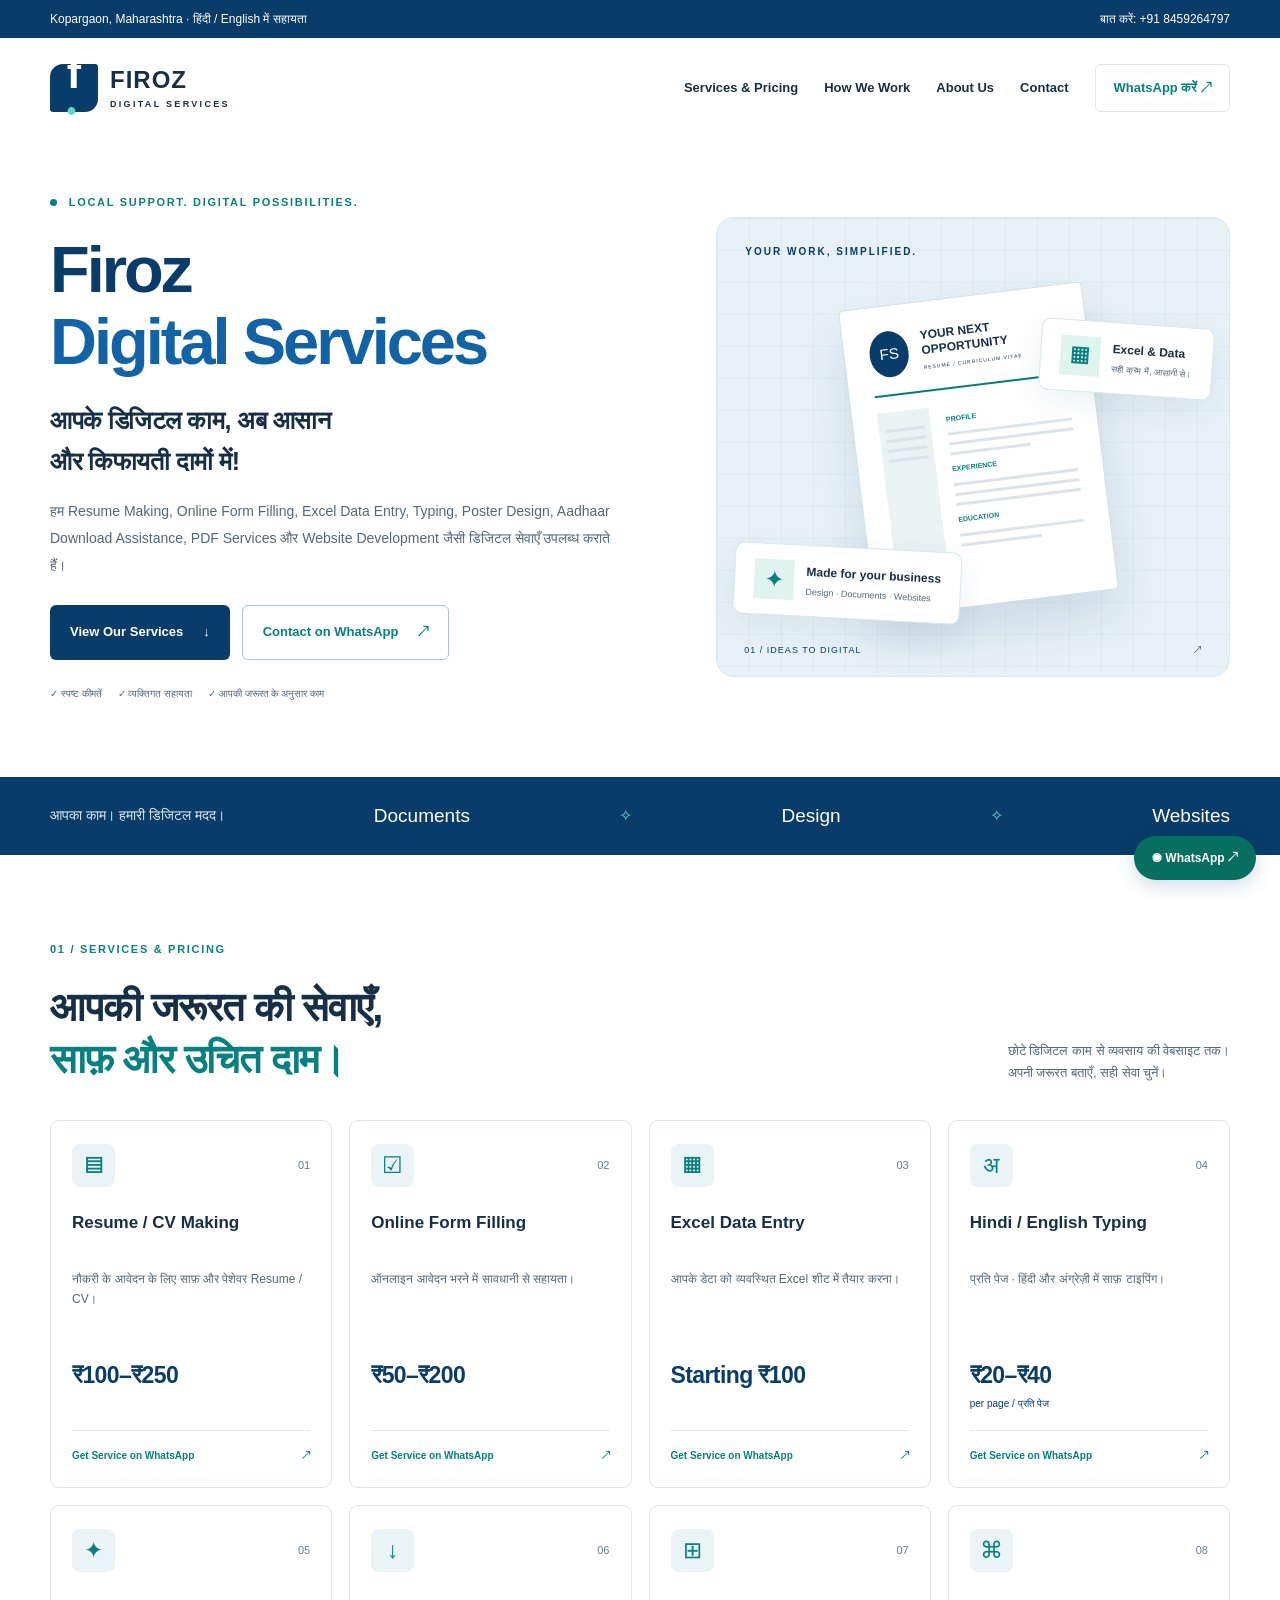
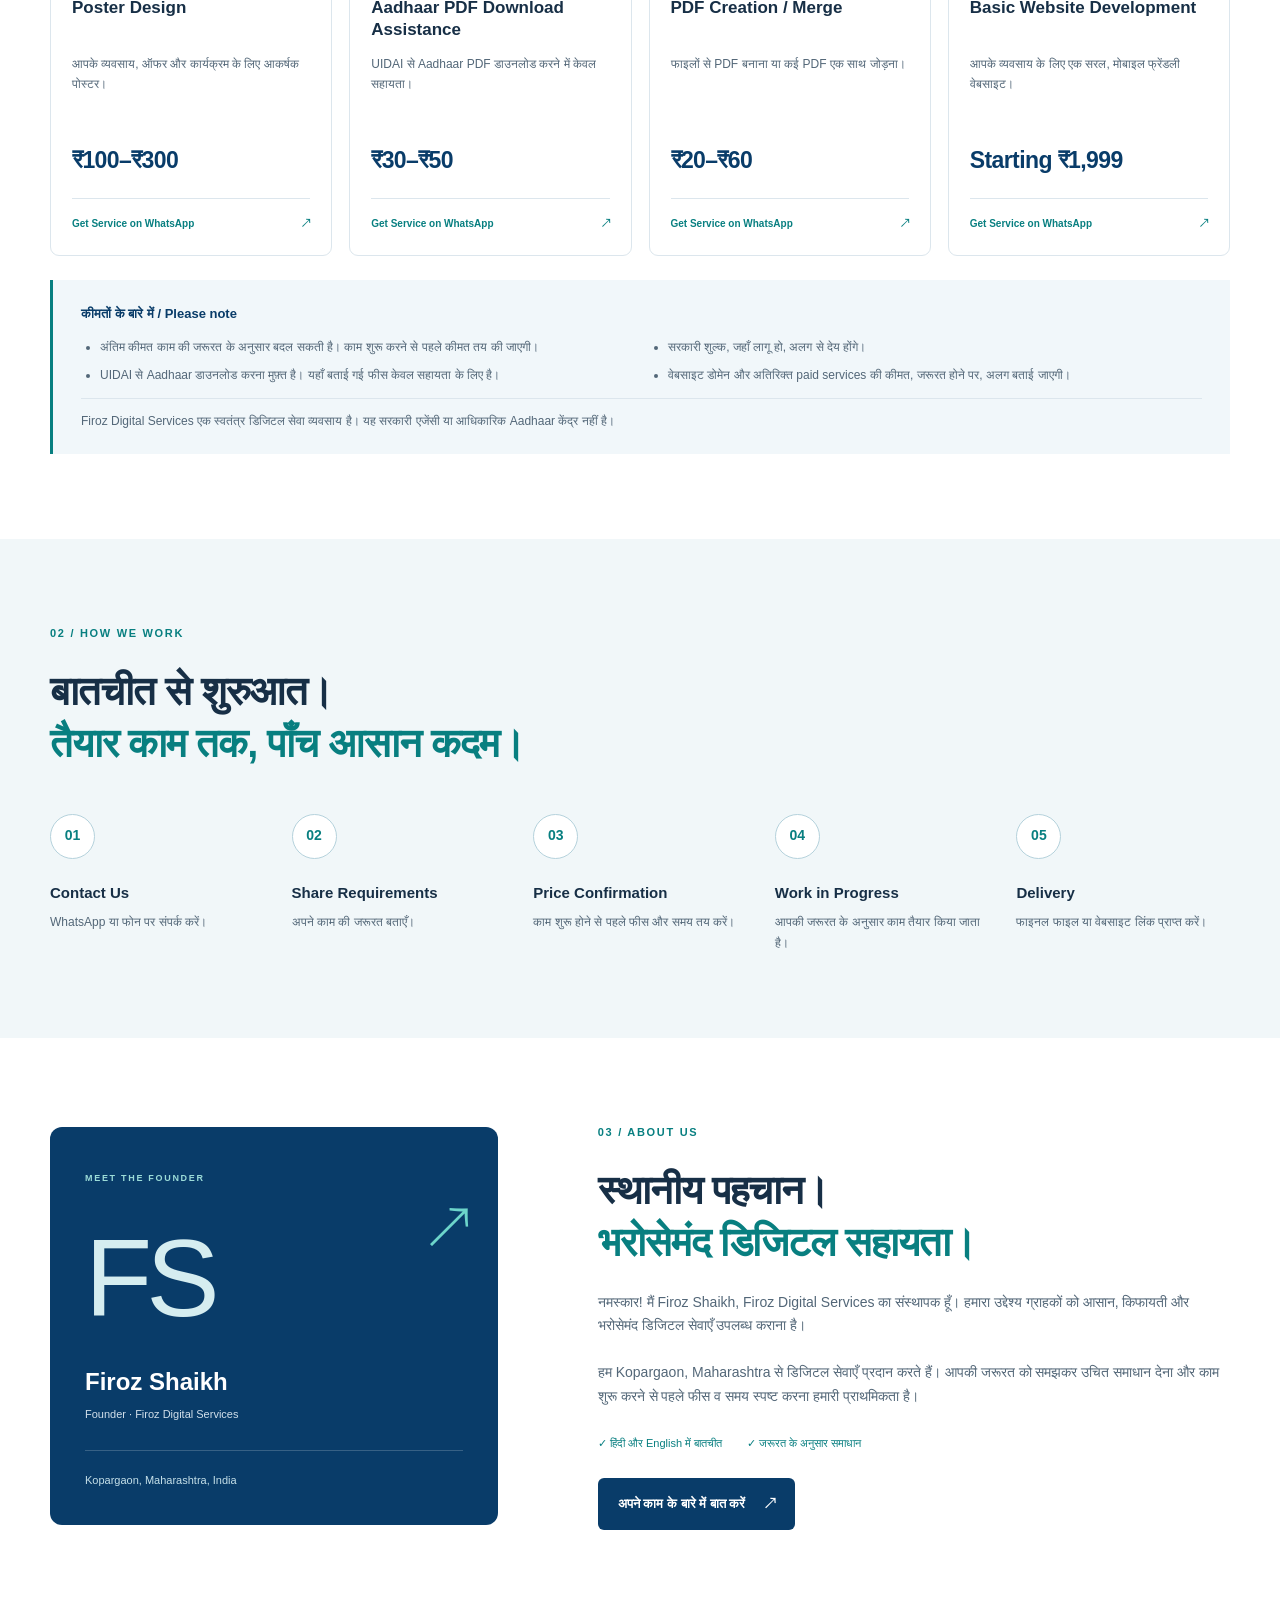
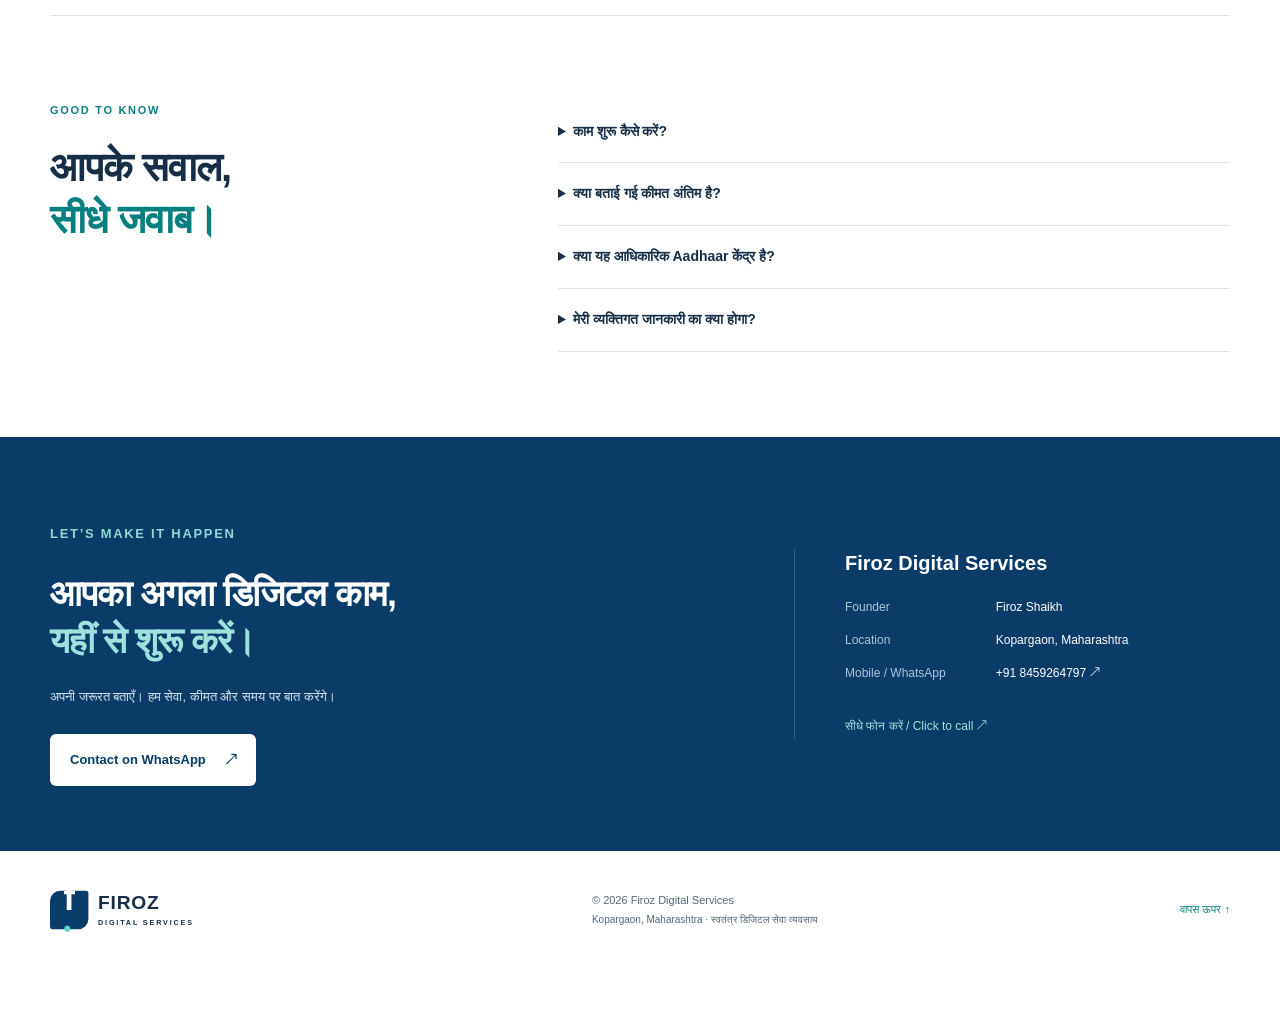
<file: index.html>
<!doctype html>
<html lang="hi"><head>
<meta charset="utf-8"><meta name="viewport" content="width=device-width, initial-scale=1">
<title>Firoz Digital Services Kopargaon | Resume, Online Forms & Website Design</title>
<meta name="description" content="Kopargaon में Firoz Digital Services: Resume Making, Online Form Filling, Excel Data Entry, Typing, Poster Design, PDF और Website Design। स्पष्ट कीमतें और WhatsApp सहायता।">
<meta name="robots" content="index,follow"><meta name="theme-color" content="#093c69"><meta name="referrer" content="strict-origin-when-cross-origin">
<meta http-equiv="Content-Security-Policy" content="default-src 'self'; script-src 'self' 'sha256-T6z3RhmtEiGBNmlm6cYxM7v2Vjvb1ohohbxOy9xtUd4='; style-src 'self' https://fonts.googleapis.com; font-src 'self' https://fonts.gstatic.com; img-src 'self' data:; connect-src 'none'; object-src 'none'; base-uri 'self'; form-action 'none'; upgrade-insecure-requests">
<link rel="canonical" href="https://wwwfirozshaikh5419-bit.github.io/firoz-digital-services/">
<meta property="og:type" content="website"><meta property="og:site_name" content="Firoz Digital Services"><meta property="og:title" content="Firoz Digital Services | Kopargaon"><meta property="og:description" content="आपके डिजिटल काम, अब आसान और किफायती दामों में! सेवाएँ और कीमतें देखें।"><meta property="og:url" content="https://wwwfirozshaikh5419-bit.github.io/firoz-digital-services/"><meta name="twitter:card" content="summary">
<link rel="preconnect" href="https://fonts.googleapis.com"><link rel="preconnect" href="https://fonts.gstatic.com" crossorigin><link href="https://fonts.googleapis.com/css2?family=DM+Sans:wght@400;500;600;700&family=Noto+Sans+Devanagari:wght@400;500;600;700&display=swap" rel="stylesheet"><link rel="stylesheet" href="style.css">
<script type="application/ld+json">{"@context":"https://schema.org","@type":"ProfessionalService","name":"Firoz Digital Services","url":"https://wwwfirozshaikh5419-bit.github.io/firoz-digital-services/","telephone":"+918459264797","founder":{"@type":"Person","name":"Firoz Shaikh"},"address":{"@type":"PostalAddress","addressLocality":"Kopargaon","addressRegion":"Maharashtra","addressCountry":"IN"},"areaServed":{"@type":"City","name":"Kopargaon"},"description":"Resume Making, Online Form Filling, Excel Data Entry, Hindi / English Typing, Poster Design, Aadhaar PDF download assistance, PDF services and basic Website Development.","hasOfferCatalog":{"@type":"OfferCatalog","name":"Digital Services","itemListElement":[{"@type":"Offer","itemOffered":{"@type":"Service","name":"Resume / CV Making"}},{"@type":"Offer","itemOffered":{"@type":"Service","name":"Online Form Filling"}},{"@type":"Offer","itemOffered":{"@type":"Service","name":"Excel Data Entry"}},{"@type":"Offer","itemOffered":{"@type":"Service","name":"Hindi / English Typing"}},{"@type":"Offer","itemOffered":{"@type":"Service","name":"Poster Design"}},{"@type":"Offer","itemOffered":{"@type":"Service","name":"Aadhaar PDF Download Assistance"}},{"@type":"Offer","itemOffered":{"@type":"Service","name":"PDF Creation / Merge"}},{"@type":"Offer","itemOffered":{"@type":"Service","name":"Basic Website Development"}}]}}</script>
</head><body>
<a class="skip-link" href="#main">मुख्य सामग्री पर जाएँ</a>
<div class="topbar"><div class="container"><span>Kopargaon, Maharashtra <span aria-hidden="true">·</span> हिंदी / English में सहायता</span><a href="tel:+918459264797">बात करें: +91 8459264797</a></div></div>
<header class="site-header container"><a class="brand" href="#top" aria-label="Firoz Digital Services होम"><span class="brand-mark">f<span>•</span></span><span>FIROZ<small>DIGITAL SERVICES</small></span></a><button class="menu-toggle" aria-controls="site-nav" aria-expanded="false" aria-label="मेन्यू खोलें">☰</button><nav id="site-nav" aria-label="मुख्य नेविगेशन"><a href="#services">Services & Pricing</a><a href="#process">How We Work</a><a href="#about">About Us</a><a href="#contact">Contact</a><a class="nav-cta" href="https://wa.me/918459264797?text=Hello%20Firoz%20Digital%20Services%2C%20mujhe%20digital%20services%20ki%20details%20chahiye.">WhatsApp करें ↗</a></nav></header>
<main id="main"><section class="hero container" id="top"><div class="hero-copy"><p class="eyebrow"><span class="dot"></span> LOCAL SUPPORT. DIGITAL POSSIBILITIES.</p><h1>Firoz<br><span>Digital Services</span></h1><h2>आपके डिजिटल काम, अब आसान<br class="desktop-break"> और किफायती दामों में!</h2><p>हम Resume Making, Online Form Filling, Excel Data Entry, Typing, Poster Design, Aadhaar Download Assistance, PDF Services और Website Development जैसी डिजिटल सेवाएँ उपलब्ध कराते हैं।</p><div class="actions"><a class="button primary" href="#services">View Our Services <span aria-hidden="true">↓</span></a><a class="button outline" href="https://wa.me/918459264797?text=Hello%20Firoz%20Digital%20Services%2C%20mujhe%20digital%20services%20ki%20details%20chahiye.">Contact on WhatsApp <span aria-hidden="true">↗</span></a></div><div class="hero-assurances"><span>✓ स्पष्ट कीमतें</span><span>✓ व्यक्तिगत सहायता</span><span>✓ आपकी जरूरत के अनुसार काम</span></div></div>
<div class="hero-visual" aria-label="Resume, Excel और design का उदाहरणात्मक चित्र"><div class="visual-grid"></div><span class="visual-label">YOUR WORK, SIMPLIFIED.</span><div class="document"><div class="doc-top"><span>FS</span><div><b>YOUR NEXT<br>OPPORTUNITY</b><small>RESUME / CURRICULUM VITAE</small></div></div><div class="doc-body"><aside><i></i><i></i><i></i><i></i></aside><div><b>PROFILE</b><i></i><i></i><i class="short"></i><b>EXPERIENCE</b><i></i><i></i><i></i><b>EDUCATION</b><i></i><i class="short"></i></div></div><span class="sample-caption">उदाहरणात्मक लेआउट</span></div><div class="float-card excel"><span>▦</span><div><b>Excel & Data</b><small>सही क्रम में, आसानी से।</small></div></div><div class="float-card design"><span>✦</span><div><b>Made for your business</b><small>Design · Documents · Websites</small></div></div><div class="visual-bottom"><span>01 / IDEAS TO DIGITAL</span><span>↗</span></div></div></section>
<div class="promise-band"><div class="container"><span>आपका काम। हमारी डिजिटल मदद।</span><b>Documents</b><span aria-hidden="true">✧</span><b>Design</b><span aria-hidden="true">✧</span><b>Websites</b></div></div>
<section class="section container" id="services"><div class="section-heading"><div><p class="eyebrow">01 / SERVICES & PRICING</p><h2>आपकी जरूरत की सेवाएँ,<br><span>साफ़ और उचित दाम।</span></h2></div><p>छोटे डिजिटल काम से व्यवसाय की वेबसाइट तक।<br>अपनी जरूरत बताएँ, सही सेवा चुनें।</p></div><div class="service-grid"><article class="service-card"><div class="card-top"><span class="service-icon" aria-hidden="true">▤</span><span class="service-number">01</span></div><h3>Resume / CV Making</h3><p>नौकरी के आवेदन के लिए साफ़ और पेशेवर Resume / CV।</p><div class="price">₹100–₹250</div><a href="https://wa.me/918459264797?text=Hello%20Firoz%20Digital%20Services%2C%20mujhe%20Resume%20%2F%20CV%20Making%20service%20chahiye.%20Please%20details%20bataiye." class="service-link" aria-label="Get Resume / CV Making on WhatsApp">Get Service on WhatsApp <span aria-hidden="true">↗</span></a></article><article class="service-card"><div class="card-top"><span class="service-icon" aria-hidden="true">☑</span><span class="service-number">02</span></div><h3>Online Form Filling</h3><p>ऑनलाइन आवेदन भरने में सावधानी से सहायता।</p><div class="price">₹50–₹200</div><a href="https://wa.me/918459264797?text=Hello%20Firoz%20Digital%20Services%2C%20mujhe%20Online%20Form%20Filling%20service%20chahiye.%20Please%20details%20bataiye." class="service-link" aria-label="Get Online Form Filling on WhatsApp">Get Service on WhatsApp <span aria-hidden="true">↗</span></a></article><article class="service-card"><div class="card-top"><span class="service-icon" aria-hidden="true">▦</span><span class="service-number">03</span></div><h3>Excel Data Entry</h3><p>आपके डेटा को व्यवस्थित Excel शीट में तैयार करना।</p><div class="price">Starting ₹100</div><a href="https://wa.me/918459264797?text=Hello%20Firoz%20Digital%20Services%2C%20mujhe%20Excel%20Data%20Entry%20service%20chahiye.%20Please%20details%20bataiye." class="service-link" aria-label="Get Excel Data Entry on WhatsApp">Get Service on WhatsApp <span aria-hidden="true">↗</span></a></article><article class="service-card"><div class="card-top"><span class="service-icon" aria-hidden="true">अ</span><span class="service-number">04</span></div><h3>Hindi / English Typing</h3><p>प्रति पेज · हिंदी और अंग्रेज़ी में साफ़ टाइपिंग।</p><div class="price">₹20–₹40<small>per page / प्रति पेज</small></div><a href="https://wa.me/918459264797?text=Hello%20Firoz%20Digital%20Services%2C%20mujhe%20Hindi%20%2F%20English%20Typing%20service%20chahiye.%20Please%20details%20bataiye." class="service-link" aria-label="Get Hindi / English Typing on WhatsApp">Get Service on WhatsApp <span aria-hidden="true">↗</span></a></article><article class="service-card"><div class="card-top"><span class="service-icon" aria-hidden="true">✦</span><span class="service-number">05</span></div><h3>Poster Design</h3><p>आपके व्यवसाय, ऑफर और कार्यक्रम के लिए आकर्षक पोस्टर।</p><div class="price">₹100–₹300</div><a href="https://wa.me/918459264797?text=Hello%20Firoz%20Digital%20Services%2C%20mujhe%20Poster%20Design%20service%20chahiye.%20Please%20details%20bataiye." class="service-link" aria-label="Get Poster Design on WhatsApp">Get Service on WhatsApp <span aria-hidden="true">↗</span></a></article><article class="service-card"><div class="card-top"><span class="service-icon" aria-hidden="true">↓</span><span class="service-number">06</span></div><h3>Aadhaar PDF Download Assistance</h3><p>UIDAI से Aadhaar PDF डाउनलोड करने में केवल सहायता।</p><div class="price">₹30–₹50</div><a href="https://wa.me/918459264797?text=Hello%20Firoz%20Digital%20Services%2C%20mujhe%20Aadhaar%20PDF%20Download%20Assistance%20service%20chahiye.%20Please%20details%20bataiye." class="service-link" aria-label="Get Aadhaar PDF Download Assistance on WhatsApp">Get Service on WhatsApp <span aria-hidden="true">↗</span></a></article><article class="service-card"><div class="card-top"><span class="service-icon" aria-hidden="true">⊞</span><span class="service-number">07</span></div><h3>PDF Creation / Merge</h3><p>फाइलों से PDF बनाना या कई PDF एक साथ जोड़ना।</p><div class="price">₹20–₹60</div><a href="https://wa.me/918459264797?text=Hello%20Firoz%20Digital%20Services%2C%20mujhe%20PDF%20Creation%20%2F%20Merge%20service%20chahiye.%20Please%20details%20bataiye." class="service-link" aria-label="Get PDF Creation / Merge on WhatsApp">Get Service on WhatsApp <span aria-hidden="true">↗</span></a></article><article class="service-card"><div class="card-top"><span class="service-icon" aria-hidden="true">⌘</span><span class="service-number">08</span></div><h3>Basic Website Development</h3><p>आपके व्यवसाय के लिए एक सरल, मोबाइल फ्रेंडली वेबसाइट।</p><div class="price">Starting ₹1,999</div><a href="https://wa.me/918459264797?text=Hello%20Firoz%20Digital%20Services%2C%20mujhe%20Basic%20Website%20Development%20service%20chahiye.%20Please%20details%20bataiye." class="service-link" aria-label="Get Basic Website Development on WhatsApp">Get Service on WhatsApp <span aria-hidden="true">↗</span></a></article></div>
<aside class="pricing-notes"><b>कीमतों के बारे में / Please note</b><ul><li>अंतिम कीमत काम की जरूरत के अनुसार बदल सकती है। काम शुरू करने से पहले कीमत तय की जाएगी।</li><li>सरकारी शुल्क, जहाँ लागू हो, अलग से देय होंगे।</li><li>UIDAI से Aadhaar डाउनलोड करना मुफ़्त है। यहाँ बताई गई फीस केवल सहायता के लिए है।</li><li>वेबसाइट डोमेन और अतिरिक्त paid services की कीमत, जरूरत होने पर, अलग बताई जाएगी।</li></ul><p>Firoz Digital Services एक स्वतंत्र डिजिटल सेवा व्यवसाय है। यह सरकारी एजेंसी या आधिकारिक Aadhaar केंद्र नहीं है।</p></aside></section>
<section class="process-section" id="process"><div class="section container"><p class="eyebrow">02 / HOW WE WORK</p><h2>बातचीत से शुरुआत।<br><span>तैयार काम तक, पाँच आसान कदम।</span></h2><ol class="process-steps"><li><span>01</span><h3>Contact Us</h3><p>WhatsApp या फोन पर संपर्क करें।</p></li><li><span>02</span><h3>Share Requirements</h3><p>अपने काम की जरूरत बताएँ।</p></li><li><span>03</span><h3>Price Confirmation</h3><p>काम शुरू होने से पहले फीस और समय तय करें।</p></li><li><span>04</span><h3>Work in Progress</h3><p>आपकी जरूरत के अनुसार काम तैयार किया जाता है।</p></li><li><span>05</span><h3>Delivery</h3><p>फाइनल फाइल या वेबसाइट लिंक प्राप्त करें।</p></li></ol></div></section>
<section class="section container about" id="about"><div class="founder-card"><span class="eyebrow">MEET THE FOUNDER</span><div class="founder-monogram">FS<span>↗</span></div><h3>Firoz Shaikh</h3><p>Founder · Firoz Digital Services</p><div class="founder-location">Kopargaon, Maharashtra, India</div></div><div class="about-copy"><p class="eyebrow">03 / ABOUT US</p><h2>स्थानीय पहचान।<br><span>भरोसेमंद डिजिटल सहायता।</span></h2><p>नमस्कार! मैं Firoz Shaikh, Firoz Digital Services का संस्थापक हूँ। हमारा उद्देश्य ग्राहकों को आसान, किफायती और भरोसेमंद डिजिटल सेवाएँ उपलब्ध कराना है।</p><p>हम Kopargaon, Maharashtra से डिजिटल सेवाएँ प्रदान करते हैं। आपकी जरूरत को समझकर उचित समाधान देना और काम शुरू करने से पहले फीस व समय स्पष्ट करना हमारी प्राथमिकता है।</p><div class="about-points"><span>✓ हिंदी और English में बातचीत</span><span>✓ जरूरत के अनुसार समाधान</span></div><a class="button primary" href="https://wa.me/918459264797?text=Hello%20Firoz%20Digital%20Services%2C%20mujhe%20digital%20services%20ki%20details%20chahiye.">अपने काम के बारे में बात करें <span aria-hidden="true">↗</span></a></div></section>
<section class="faq section container" id="faq"><div><p class="eyebrow">GOOD TO KNOW</p><h2>आपके सवाल,<br><span>सीधे जवाब।</span></h2></div><div class="faq-list"><details><summary>काम शुरू कैसे करें?</summary><p>WhatsApp या फोन पर सेवा और अपनी जरूरत बताएँ। काम शुरू होने से पहले फीस, समय और बदलावों की शर्तें तय कर लें।</p></details><details><summary>क्या बताई गई कीमत अंतिम है?</summary><p>ये सेवा की सामान्य कीमतें हैं। अंतिम फीस काम की जरूरत पर निर्भर है। सरकारी शुल्क, डोमेन और अतिरिक्त paid services अलग हो सकते हैं।</p></details><details><summary>क्या यह आधिकारिक Aadhaar केंद्र है?</summary><p>नहीं। हम स्वतंत्र डिजिटल सहायता देते हैं। UIDAI से डाउनलोड मुफ़्त है; हमारी फीस केवल सहायता के लिए है।</p></details><details><summary>मेरी व्यक्तिगत जानकारी का क्या होगा?</summary><p>यह वेबसाइट कोई ग्राहक दस्तावेज़ या जानकारी एकत्र नहीं करती। Aadhaar नंबर, OTP और पासवर्ड साझा न करें। सरकारी पोर्टल पर संवेदनशील जानकारी स्वयं दर्ज करें।</p></details></div></section>
<section class="contact-section" id="contact"><div class="container contact"><div><p class="eyebrow">LET’S MAKE IT HAPPEN</p><h2>आपका अगला डिजिटल काम,<br><span>यहीं से शुरू करें।</span></h2><p>अपनी जरूरत बताएँ। हम सेवा, कीमत और समय पर बात करेंगे।</p><a class="button light" href="https://wa.me/918459264797?text=Hello%20Firoz%20Digital%20Services%2C%20mujhe%20digital%20services%20ki%20details%20chahiye.">Contact on WhatsApp <span aria-hidden="true">↗</span></a></div><div class="contact-details"><h3>Firoz Digital Services</h3><dl><dt>Founder</dt><dd>Firoz Shaikh</dd><dt>Location</dt><dd>Kopargaon, Maharashtra</dd><dt>Mobile / WhatsApp</dt><dd><a href="tel:+918459264797">+91 8459264797 ↗</a></dd></dl><a class="call-link" href="tel:+918459264797">सीधे फोन करें / Click to call ↗</a></div></div></section></main>
<footer class="container"><a class="brand" href="#top"><span class="brand-mark">f<span>•</span></span><span>FIROZ<small>DIGITAL SERVICES</small></span></a><p>© <span id="year">2026</span> Firoz Digital Services<br><small>Kopargaon, Maharashtra · स्वतंत्र डिजिटल सेवा व्यवसाय</small></p><a href="#top">वापस ऊपर ↑</a></footer><a class="whatsapp-float" href="https://wa.me/918459264797?text=Hello%20Firoz%20Digital%20Services%2C%20mujhe%20digital%20services%20ki%20details%20chahiye." aria-label="Firoz Digital Services से WhatsApp पर संपर्क करें"><span aria-hidden="true">◉</span> WhatsApp ↗</a><script src="script.js"></script></body></html>
</file>
<file: style.css>
:root{--navy:#093c69;--blue:#1262a6;--teal:#087f80;--ink:#172f46;--muted:#536778;--line:#dce6ed}*{box-sizing:border-box}html{scroll-behavior:smooth;scroll-padding-top:30px}body{margin:0;color:var(--ink);font-family:'DM Sans','Noto Sans Devanagari',sans-serif;line-height:1.7}a{color:inherit;text-decoration:none}a:focus-visible,button:focus-visible,summary:focus-visible{outline:3px solid #d98114;outline-offset:5px}h1,h2,h3,p{margin:0}h1,h2,h3{line-height:1.3}h2{font-size:clamp(27px,3.2vw,40px);letter-spacing:-1px}h2 span{color:var(--teal)}.container{width:min(1180px,calc(100% - 64px));margin-inline:auto}.topbar{background:var(--navy);color:white;font-size:12px;padding:9px 0}.topbar .container{display:flex;justify-content:space-between;gap:15px}.site-header{display:flex;align-items:center;justify-content:space-between;min-height:100px;gap:24px}.brand{display:inline-flex;gap:12px;align-items:center;font-size:24px;line-height:1.1;font-weight:700;letter-spacing:1px}.brand small{display:block;font-size:9px;letter-spacing:2.3px;margin-top:7px}.brand-mark{height:48px;width:48px;display:grid;place-content:center;background:var(--navy);color:white;border-radius:13px 3px;font-size:43px;letter-spacing:-6px;padding-right:6px}.brand-mark span{color:#63d6cc;font-size:27px}.site-header nav{display:flex;align-items:center;gap:26px;font-size:13px;font-weight:600}.nav-cta{padding:12px 18px;border:1px solid var(--line);border-radius:6px;color:var(--teal)}.menu-toggle{display:none}.eyebrow{font-size:11px;font-weight:700;letter-spacing:1.7px;color:var(--teal);margin-bottom:22px}.dot{display:inline-block;width:7px;height:7px;background:var(--teal);border-radius:50%;margin-right:7px}.hero{display:grid;grid-template-columns:1.2fr 1fr;gap:50px;align-items:center;padding-block:55px 75px}.hero h1{font-size:clamp(44px,5.3vw,65px);line-height:1.1;letter-spacing:-3px;color:var(--navy)}.hero h1 span{color:var(--blue)}.hero h2{font-size:25px;line-height:1.65;letter-spacing:-.5px;margin:23px 0 15px}.hero-copy>p:not(.eyebrow){color:var(--muted);max-width:570px;font-size:14px;line-height:1.95}.actions{display:flex;flex-wrap:wrap;gap:12px;margin-top:26px}.button{display:inline-flex;align-items:center;justify-content:center;gap:20px;font-size:13px;font-weight:700;border-radius:6px;padding:15px 20px;min-height:50px;transition:transform .2s,background .2s}.button:hover{transform:translateY(-2px)}.primary{background:var(--navy);color:#fff}.primary:hover{background:var(--blue)}.outline{border:1px solid #acc4d0;color:var(--teal)}.hero-assurances{display:flex;flex-wrap:wrap;gap:16px;font-size:10px;margin-top:25px;color:var(--muted)}.hero-visual{height:460px;position:relative;background:#e7f1f7;border:1px solid #d6e7ef;border-radius:18px;overflow:hidden}.visual-grid{position:absolute;inset:0;background-image:linear-gradient(#b2cad52b 1px,transparent 1px),linear-gradient(90deg,#b2cad52b 1px,transparent 1px);background-size:32px 32px}.visual-label{position:absolute;top:25px;left:28px;font-size:10px;letter-spacing:2px;color:var(--navy);font-weight:700}.document{position:absolute;background:white;box-shadow:0 25px 50px #183c6920;width:245px;height:310px;top:77px;left:calc(50% - 117px);transform:rotate(-7deg);border:1px solid #d1e1e9;border-radius:5px;padding:25px}.doc-top{display:flex;gap:13px;align-items:center;border-bottom:2px solid #0c7776;padding-bottom:17px}.doc-top>span{background:var(--navy);color:#fff;border-radius:50%;padding:10px;font-size:15px}.doc-top b{font-size:12px;line-height:1.2;display:block}.doc-top small{display:block;font-size:5px;margin-top:6px;letter-spacing:1px}.doc-body{display:grid;grid-template-columns:1fr 2.4fr;gap:16px;padding-top:16px}.doc-body aside{background:#e9f3f4;padding:10px 6px}.doc-body b{font-size:7px;color:var(--teal);display:block;margin:8px 0}.doc-body i{display:block;height:3px;background:#dbe4e9;margin:7px 0}.doc-body i.short{width:65%}.sample-caption{position:absolute;bottom:15px;font-size:7px;color:var(--muted)}.float-card{position:absolute;display:flex;align-items:center;gap:12px;background:white;box-shadow:0 10px 35px #163f6615;padding:15px 19px;border:1px solid #d8e8ea;border-radius:9px}.float-card>span{background:#dff4ee;color:var(--teal);font-size:24px;width:40px;height:40px;text-align:center}.float-card b{display:block;font-size:12px}.float-card small{display:block;font-size:9px;color:var(--muted);margin-top:3px}.excel{right:16px;top:105px;transform:rotate(4deg)}.design{left:17px;bottom:57px;transform:rotate(3deg)}.visual-bottom{position:absolute;bottom:18px;left:27px;right:27px;display:flex;justify-content:space-between;font-size:9px;letter-spacing:1px;color:var(--navy)}.promise-band{background:var(--navy);color:white}.promise-band .container{display:flex;justify-content:space-between;gap:20px;align-items:center;padding-block:23px}.promise-band span:first-child{font-size:14px;color:#d9eaf3}.promise-band b{font-size:19px;font-weight:500}.promise-band span:not(:first-child){color:#6bd4ce}.section{padding-block:85px}.section-heading{display:flex;align-items:flex-end;justify-content:space-between;gap:35px;margin-bottom:35px}.section-heading>p{font-size:13px;color:var(--muted)}.service-grid{display:grid;grid-template-columns:repeat(4,1fr);gap:17px}.service-card{border:1px solid var(--line);border-radius:9px;padding:23px 21px;display:flex;flex-direction:column;transition:transform .2s,border-color .2s}.service-card:hover{transform:translateY(-4px);border-color:#69abae}.card-top{display:flex;align-items:center;justify-content:space-between;margin-bottom:25px}.service-icon{display:grid;place-content:center;background:#eaf4f6;color:var(--teal);border-radius:8px;width:43px;height:43px;font-size:23px}.service-number{font-size:11px;color:#677d8d}.service-card h3{font-size:17px;min-height:45px}.service-card>p{font-size:12px;color:var(--muted);margin-top:12px;min-height:65px}.price{font-size:23px;letter-spacing:-.6px;font-weight:700;color:var(--navy);margin:22px 0 18px}.price small{display:block;font-size:10px;font-weight:400;letter-spacing:0}.service-link{border-top:1px solid var(--line);padding-top:16px;color:var(--teal);font-weight:700;font-size:10px;margin-top:auto;display:flex;gap:5px;justify-content:space-between}.pricing-notes{margin-top:24px;background:#f1f7fa;border-left:3px solid var(--teal);padding:23px 28px;font-size:12px;color:var(--muted)}.pricing-notes b{color:var(--navy);font-size:13px}.pricing-notes ul{padding-left:19px;display:grid;grid-template-columns:1fr 1fr;gap:8px 34px;margin-block:12px}.pricing-notes>p{padding-top:12px;border-top:1px solid var(--line)}.process-section{background:#f1f7f9}.process-steps{list-style:none;display:grid;grid-template-columns:repeat(5,1fr);padding:0;gap:28px;margin:45px 0 0}.process-steps li>span{display:grid;place-content:center;border:1px solid #b5d2dc;background:white;color:var(--teal);border-radius:50%;width:45px;height:45px;font-weight:700;font-size:14px;margin-bottom:24px}.process-steps h3{font-size:15px;margin-bottom:10px}.process-steps p{font-size:12px;color:var(--muted)}.about{display:grid;grid-template-columns:.85fr 1.2fr;gap:100px;align-items:center}.founder-card{border-radius:12px;background:var(--navy);padding:35px;color:white;overflow:hidden}.founder-card .eyebrow{color:#9cdcd8;font-size:9px}.founder-monogram{font-size:110px;font-weight:500;letter-spacing:-6px;line-height:1.6;color:#d5edf0}.founder-monogram span{font-size:50px;color:#6dd5ca;float:right}.founder-card h3{font-size:24px}.founder-card>p{font-size:11px;color:#d2e0eb;margin-top:8px}.founder-location{border-top:1px solid #ffffff30;margin-top:27px;padding-top:20px;font-size:11px;color:#c5e0e9}.about-copy>p:not(.eyebrow){color:var(--muted);font-size:14px;margin-top:23px}.about-points{display:flex;gap:25px;flex-wrap:wrap;font-size:11px;color:var(--teal);margin:25px 0}.faq{display:grid;grid-template-columns:.8fr 1.2fr;gap:60px;border-top:1px solid var(--line)}details{border-bottom:1px solid var(--line);padding:19px 0}summary{font-size:14px;font-weight:600;cursor:pointer}details p{font-size:13px;color:var(--muted);padding-top:14px}.contact-section{background:var(--navy);color:white}.contact{display:grid;grid-template-columns:1.2fr .8fr;gap:90px;padding-block:65px}.contact .eyebrow{color:#91d9d3}.contact h2{font-size:36px}.contact h2 span{color:#9be3dc}.contact p{font-size:13px;color:#d5e4ef;margin:21px 0 26px}.light{background:white;color:var(--navy)}.contact-details{border-left:1px solid #ffffff30;padding-left:50px;align-self:center}.contact-details h3{font-size:20px;margin-bottom:21px}.contact-details dl{display:grid;grid-template-columns:1fr 1.7fr;gap:13px;font-size:12px}.contact-details dt{color:#abc8dd}.contact-details dd{margin:0}.call-link{display:inline-block;color:#a0e4db;font-size:12px;margin-top:20px}footer{display:flex;align-items:center;justify-content:space-between;gap:30px;padding-block:35px 90px}footer .brand{transform:scale(.8);transform-origin:left}footer p{font-size:11px;color:var(--muted)}footer p small{font-size:10px}footer>a:last-child{font-size:11px;color:var(--teal)}.whatsapp-float{position:fixed;bottom:20px;right:24px;background:#086e60;color:white;padding:12px 18px;border-radius:30px;box-shadow:0 5px 20px #0b3c6930;font-size:12px;font-weight:700;z-index:20}.skip-link{position:fixed;top:-100px;left:15px;background:white;padding:12px;z-index:100}.skip-link:focus{top:10px}
@media(max-width:1050px){.site-header nav{gap:15px;font-size:11px}.hero{gap:25px}.hero h1{font-size:49px}.hero h2{font-size:21px}.hero-visual{height:420px}.service-grid{grid-template-columns:repeat(2,1fr)}.service-card>p{min-height:40px}.service-card h3{min-height:25px}.about{gap:45px}.contact{gap:35px}.contact-details{padding-left:30px}.button{padding:13px 15px;gap:10px;font-size:12px}}
@media(max-width:760px){.container{width:calc(100% - 36px)}.topbar{font-size:9px}.topbar .container{gap:8px}.topbar .container>span{max-width:180px}.site-header{min-height:85px;flex-wrap:wrap;gap:0}.brand{font-size:21px}.brand-mark{width:43px;height:43px}.menu-toggle{display:block;border:1px solid var(--line);background:white;border-radius:6px;padding:5px 12px;color:var(--navy);font-size:23px}.site-header nav{width:100%;display:flex;flex-wrap:wrap;gap:12px 20px;padding-bottom:18px}.js .site-header nav{display:none}.js .site-header nav.open{display:flex}.nav-cta{padding:6px 12px}.hero{grid-template-columns:1fr;padding-block:25px 40px;gap:38px}.hero .eyebrow{font-size:9px;letter-spacing:1.2px}.hero h1{font-size:52px}.hero h2{font-size:23px}.hero-copy>p:not(.eyebrow){font-size:13px}.hero-assurances{gap:10px;font-size:9px}.hero-visual{height:385px;max-width:480px;width:100%;justify-self:center}.document{top:55px;height:280px;width:225px;padding:20px}.excel{top:80px;right:10px}.design{bottom:43px;left:10px}.float-card{padding:10px 13px}.visual-label{top:20px;font-size:9px}.promise-band .container{flex-wrap:wrap;justify-content:center;gap:10px 20px;padding-block:18px}.promise-band span:first-child{width:100%;text-align:center;font-size:12px}.promise-band b{font-size:16px}.section{padding-block:55px}.section-heading{display:block}.section-heading>p{margin-top:20px;font-size:12px}h2{font-size:29px}.eyebrow{font-size:9px;margin-bottom:17px}.service-grid{gap:12px}.service-card{padding:18px 14px}.service-card h3{font-size:14px;min-height:40px;overflow-wrap:anywhere}.service-card>p{font-size:11px;min-height:66px}.card-top{margin-bottom:20px}.service-icon{width:37px;height:37px;font-size:20px}.price{font-size:19px}.service-link{font-size:9px;line-height:1.8}.pricing-notes{padding:20px;font-size:11px}.pricing-notes ul{grid-template-columns:1fr;gap:9px}.process-steps{grid-template-columns:1fr;gap:0;margin-top:28px}.process-steps li{position:relative;padding:0 0 28px 65px;min-height:95px}.process-steps li:not(:last-child):before{content:'';position:absolute;left:22px;top:45px;bottom:0;border-left:1px solid #b5d2dc}.process-steps li>span{position:absolute;left:0;top:0}.process-steps h3{padding-top:2px;margin-bottom:5px}.process-steps li:last-child{padding-bottom:0}.about{grid-template-columns:1fr;gap:32px}.founder-card{max-width:450px;width:100%;padding:28px}.founder-monogram{font-size:85px}.about-copy>p:not(.eyebrow){font-size:13px}.faq{grid-template-columns:1fr;gap:15px}.contact{grid-template-columns:1fr;gap:40px;padding-block:50px}.contact h2{font-size:29px}.contact-details{border-left:0;border-top:1px solid #ffffff30;padding:30px 0 0}.contact-details dl{grid-template-columns:1fr 1.8fr}footer{flex-wrap:wrap;padding-bottom:90px;gap:20px}footer p{width:100%;order:3}.whatsapp-float{right:15px;bottom:15px;font-size:11px;padding:11px 16px}}
@media(max-width:360px){.hero h1{font-size:44px}.hero h2{font-size:20px}.service-grid{grid-template-columns:1fr}.service-card h3,.service-card>p{min-height:0}.service-link{font-size:11px}.topbar .container{flex-direction:column;gap:0}.topbar .container>span{max-width:none}.float-card b{font-size:10px}}
@media(prefers-reduced-motion:reduce){html{scroll-behavior:auto}*,*:before,*:after{transition:none!important;animation:none!important}}
@media(max-width:760px){.service-card>p{font-size:13px;min-height:88px}.service-link{font-size:11px;min-height:48px}.hero-assurances{font-size:11px}.hero-copy>p:not(.eyebrow),.about-copy>p:not(.eyebrow),details p,.process-steps p,.contact p{font-size:14px}.pricing-notes{font-size:13px}.contact-details dl{font-size:14px}.site-header nav a{min-height:44px;display:inline-flex;align-items:center}footer p,footer p small{font-size:12px}}
</file>
